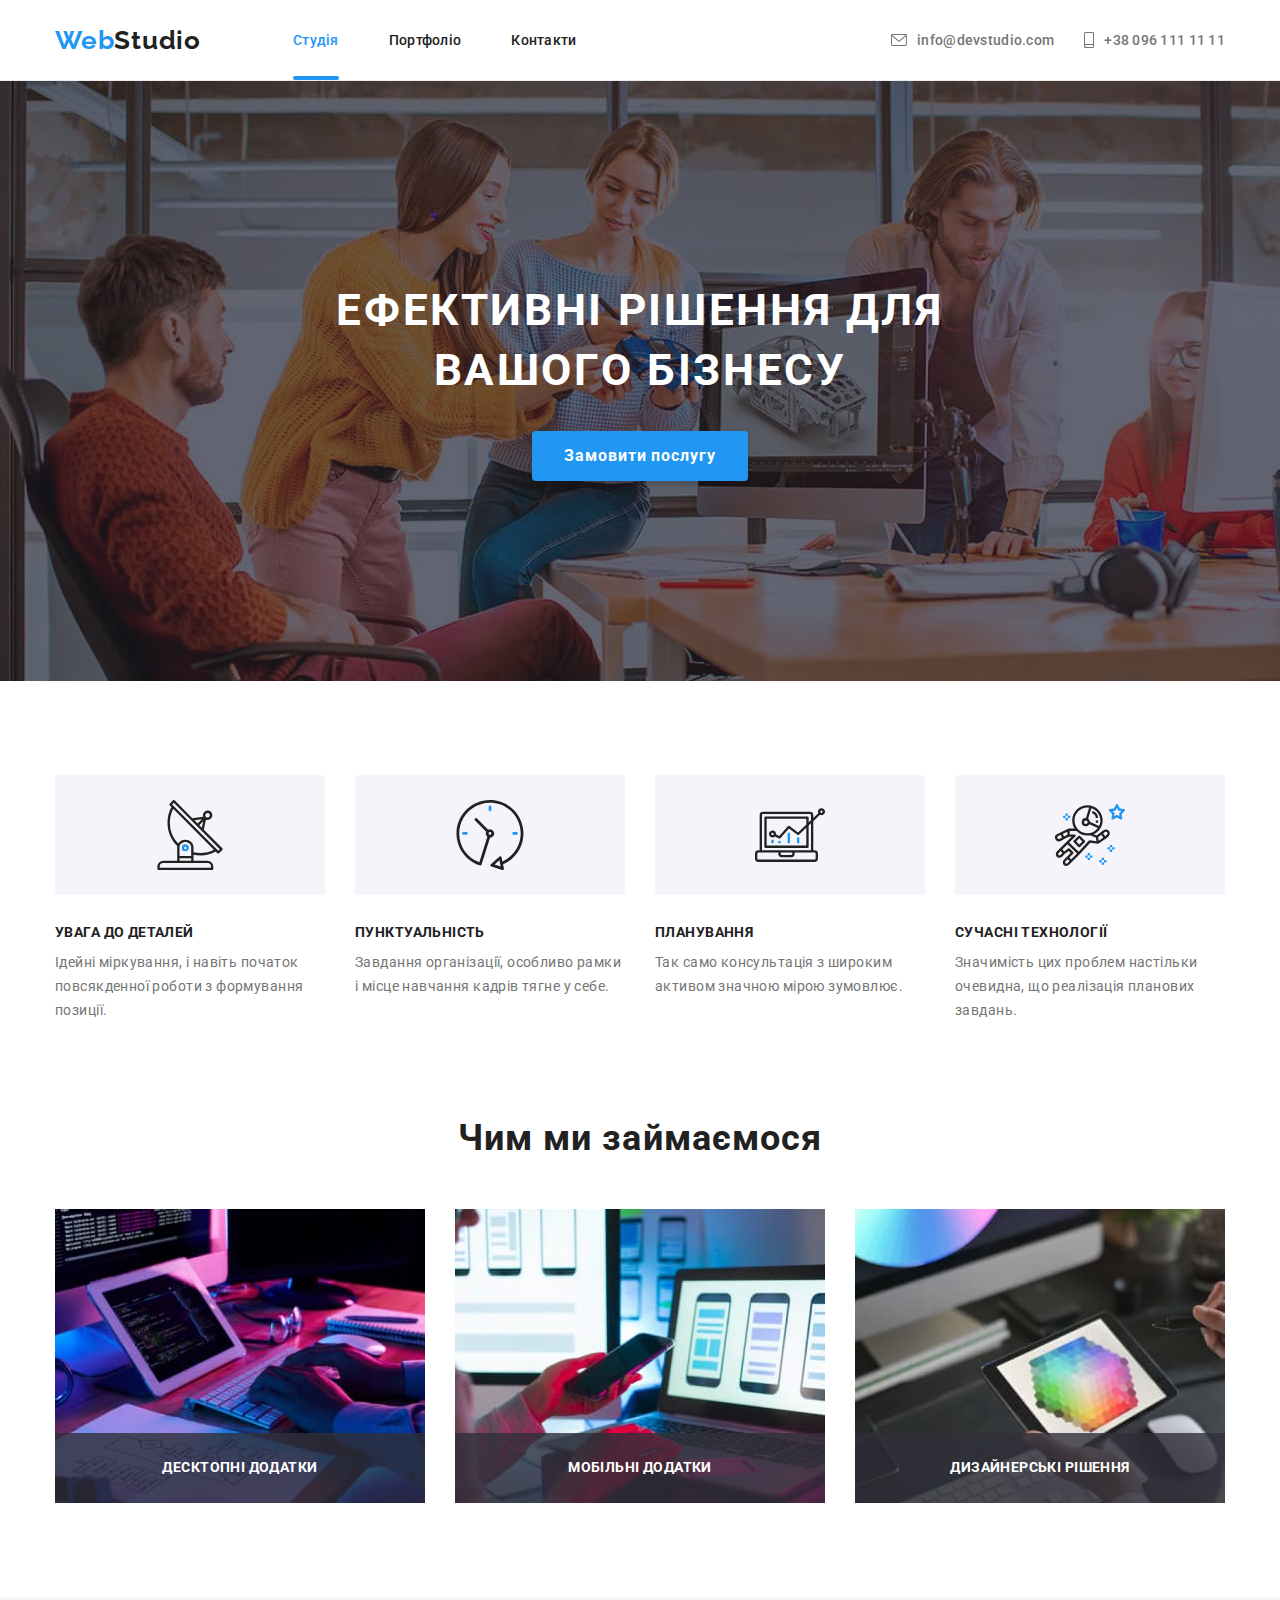
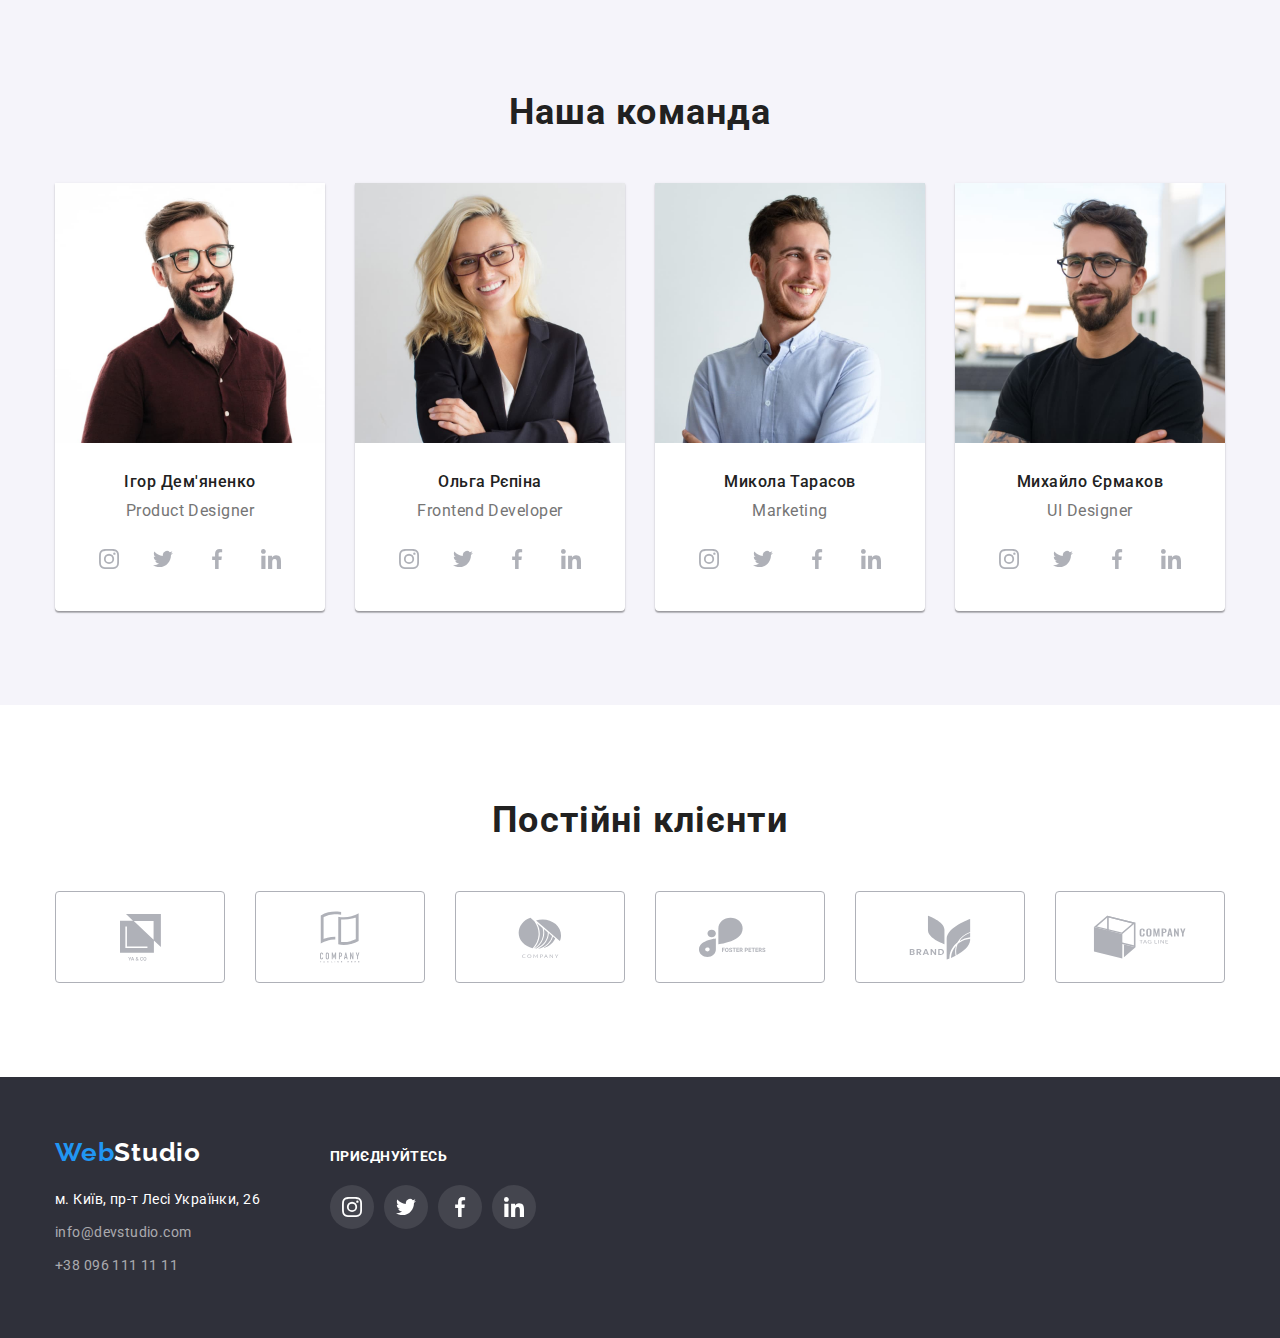
<file: index.html>
<!DOCTYPE html>
<html lang="uk">
  <head>
    <meta charset="UTF-8" />
    <meta http-equiv="X-UA-Compatible" content="IE=edge" />
    <meta name="viewport" content="width=device-width, initial-scale=1.0" />
    <title>Студія</title>
    <link rel="preconnect" href="https://fonts.googleapis.com" />
    <link rel="preconnect" href="https://fonts.gstatic.com" crossorigin />
    <link
      href="https://fonts.googleapis.com/css2?family=Raleway:wght@700&family=Roboto:wght@400;500;700;900&display=swap"
      rel="stylesheet"
    />
    <link
      rel="stylesheet"
      href="https://cdnjs.cloudflare.com/ajax/libs/modern-normalize/1.1.0/modern-normalize.min.css"
    />
    <link rel="stylesheet" href="./css/styles.css" />
  </head>

  <body>
    <!-- Site navigation -->
    <header class="header">
      <div class="container header-container">
        <nav class="main-nav">
          <a href="./index.html" class="logo">Web<span>Studio</span></a>
          <ul class="site-nav">
            <li class="item"><a class="link current" href="./index.html">Студія</a></li>
            <li class="item"><a class="link" href="./portfolio.html">Портфоліо</a></li>
            <li class="item"><a class="link" href="#">Контакти</a></li>
          </ul>
        </nav>
        <!-- Authorization -->
        <ul class="auth-nav">
          <li class="item">
            <a class="link" href="mailto:info@devstudio.com">
              <svg class="icon-envelope">
                <use href="./images/icons.svg#icon-envelope"></use>
              </svg>
              info@devstudio.com</a
            >
          </li>
          <li class="item">
            <a class="link" href="tel:+380961111111">
              <svg class="icon-smartphone">
                <use href="./images/icons.svg#icon-smartphone"></use>
              </svg>
              +38 096 111 11 11</a
            >
          </li>
        </ul>
      </div>
    </header>
    <main>
      <section class="hero">
        <div class="container">
          <h1 class="hero-title">Ефективні рішення для вашого бізнесу</h1>
          <button data-modal-open type="button" class="button-studio">Замовити послугу</button>
        </div>
      </section>
      <section class="benefits section">
        <div class="container">
          <h2 hidden>Наші переваги</h2>
          <ul class="details">
            <li class="item">
              <div class="background-icon">
                <svg class="icon-antenna">
                  <use href="./images/icons.svg#icon-antenna"></use>
                </svg>
              </div>
              <h3 class="title">УВАГА ДО ДЕТАЛЕЙ</h3>
              <p class="paragraph">
                Ідейні міркування, і навіть початок повсякденної роботи з формування позиції.
              </p>
            </li>
            <li class="item">
              <div class="background-icon">
                <svg class="icon-clock">
                  <use href="./images/icons.svg#icon-clock"></use>
                </svg>
              </div>
              <h3 class="title">ПУНКТУАЛЬНІСТЬ</h3>
              <p class="paragraph">
                Завдання організації, особливо рамки і місце навчання кадрів тягне у себе.
              </p>
            </li>
            <li class="item">
              <div class="background-icon">
                <svg class="icon-diagram">
                  <use href="./images/icons.svg#icon-diagram"></use>
                </svg>
              </div>
              <h3 class="title">ПЛАНУВАННЯ</h3>
              <p class="paragraph">
                Так само консультація з широким активом значною мірою зумовлює.
              </p>
            </li>
            <li class="item">
              <div class="background-icon">
                <svg class="icon-astronaut">
                  <use href="./images/icons.svg#icon-astronaut"></use>
                </svg>
              </div>
              <h3 class="title">СУЧАСНІ ТЕХНОЛОГІЇ</h3>
              <p class="paragraph">
                Значимість цих проблем настільки очевидна, що реалізація планових завдань.
              </p>
            </li>
          </ul>
        </div>
      </section>
      <section class="working section no-padding">
        <div class="container">
          <h2 class="crew">Чим ми займаємося</h2>
          <ul class="images">
            <li class="images-item">
              <img src="images/box1.jpg" alt="руки на ноутбуці" width="370" />
              <div class="image-description">
                <p class="desktop">Десктопні додатки</p>
              </div>
            </li>

            <li class="images-item">
              <img src="images/box2.jpg" alt="смартфон на ноутбук" width="370" />
              <div class="image-description">
                <p class="desktop">Мобільні додатки</p>
              </div>
            </li>
            <li class="images-item">
              <img src="images/box3.jpg" alt="руки та планшет" width="370" />
              <div class="image-description">
                <p class="desktop">Дизайнерські рішення</p>
              </div>
            </li>
          </ul>
        </div>
      </section>
      <section class="team section">
        <div class="container">
          <h2 class="crew">Наша команда</h2>
          <ul class="command">
            <li class="person">
              <img src="images/img4.jpg" alt="Ігор Дем'яненко" width="270" />
              <div class="person-padding">
                <h3 class="name">Ігор Дем'яненко</h3>
                <p class="rank">Product Designer</p>
                <ul class="social-links">
                  <li class="social-item">
                    <a class="social-link" href="">
                      <svg class="social-icon">
                        <use href="./images/icons.svg#icon-instagram"></use>
                      </svg>
                    </a>
                  </li>
                  <li class="social-item">
                    <a class="social-link" href="">
                      <svg class="social-icon">
                        <use href="./images/icons.svg#icon-twitter"></use>
                      </svg>
                    </a>
                  </li>
                  <li class="social-item">
                    <a class="social-link" href="">
                      <svg class="social-icon">
                        <use href="./images/icons.svg#icon-facebook"></use>
                      </svg>
                    </a>
                  </li>
                  <li class="social-item">
                    <a class="social-link" href="">
                      <svg class="social-icon">
                        <use href="./images/icons.svg#icon-linkedin"></use>
                      </svg>
                    </a>
                  </li>
                </ul>
              </div>
            </li>
            <li class="person">
              <img src="images/img1.jpg" alt="Ольга Рєпіна" width="270" />
              <div class="person-padding">
                <h3 class="name">Ольга Рєпіна</h3>
                <p class="rank">Frontend Developer</p>
                <ul class="social-links">
                  <li class="social-item">
                    <a class="social-link" href="">
                      <svg class="social-icon">
                        <use href="./images/icons.svg#icon-instagram"></use>
                      </svg>
                    </a>
                  </li>
                  <li class="social-item">
                    <a class="social-link" href="">
                      <svg class="social-icon">
                        <use href="./images/icons.svg#icon-twitter"></use>
                      </svg>
                    </a>
                  </li>
                  <li class="social-item">
                    <a class="social-link" href="">
                      <svg class="social-icon">
                        <use href="./images/icons.svg#icon-facebook"></use>
                      </svg>
                    </a>
                  </li>
                  <li class="social-item">
                    <a class="social-link" href="">
                      <svg class="social-icon">
                        <use href="./images/icons.svg#icon-linkedin"></use>
                      </svg>
                    </a>
                  </li>
                </ul>
              </div>
            </li>
            <li class="person">
              <img src="images/img2.jpg" alt="Микола Тарасов" width="270" />
              <div class="person-padding">
                <h3 class="name">Микола Тарасов</h3>
                <p class="rank">Marketing</p>
                <ul class="social-links">
                  <li class="social-item">
                    <a class="social-link" href="">
                      <svg class="social-icon">
                        <use href="./images/icons.svg#icon-instagram"></use>
                      </svg>
                    </a>
                  </li>
                  <li class="social-item">
                    <a class="social-link" href="">
                      <svg class="social-icon">
                        <use href="./images/icons.svg#icon-twitter"></use>
                      </svg>
                    </a>
                  </li>
                  <li class="social-item">
                    <a class="social-link" href="">
                      <svg class="social-icon">
                        <use href="./images/icons.svg#icon-facebook"></use>
                      </svg>
                    </a>
                  </li>
                  <li class="social-item">
                    <a class="social-link" href="">
                      <svg class="social-icon">
                        <use href="./images/icons.svg#icon-linkedin"></use>
                      </svg>
                    </a>
                  </li>
                </ul>
              </div>
            </li>
            <li class="person">
              <img src="images/img3.jpg" alt="Михайло Єрмаков" width="270" />
              <div class="person-padding">
                <h3 class="name">Михайло Єрмаков</h3>
                <p class="rank">UI Designer</p>
                <ul class="social-links">
                  <li class="social-item">
                    <a class="social-link" href="">
                      <svg class="social-icon">
                        <use href="./images/icons.svg#icon-instagram"></use>
                      </svg>
                    </a>
                  </li>
                  <li class="social-item">
                    <a class="social-link" href="">
                      <svg class="social-icon">
                        <use href="./images/icons.svg#icon-twitter"></use>
                      </svg>
                    </a>
                  </li>
                  <li class="social-item">
                    <a class="social-link" href="">
                      <svg class="social-icon">
                        <use href="./images/icons.svg#icon-facebook"></use>
                      </svg>
                    </a>
                  </li>
                  <li class="social-item">
                    <a class="social-link" href="">
                      <svg class="social-icon">
                        <use href="./images/icons.svg#icon-linkedin"></use>
                      </svg>
                    </a>
                  </li>
                </ul>
              </div>
            </li>
          </ul>
        </div>
      </section>
      <section class="partners section">
        <div class="container">
          <h2 class="partners-title">Постійні клієнти</h2>
          <ul class="partners-list">
            <li>
              <a href="" class="company-link">
                <svg class="company-icon company-one">
                  <use href="./images/icons.svg#icon-group1"></use>
                </svg>
              </a>
            </li>
            <li>
              <a href="" class="company-link">
                <svg class="company-icon company-two">
                  <use href="./images/icons.svg#icon-group2"></use>
                </svg>
              </a>
            </li>
            <li>
              <a href="" class="company-link">
                <svg class="company-icon company-three">
                  <use href="./images/icons.svg#icon-group3"></use>
                </svg>
              </a>
            </li>
            <li>
              <a href="" class="company-link">
                <svg class="company-icon company-four">
                  <use href="./images/icons.svg#icon-group4"></use>
                </svg>
              </a>
            </li>
            <li>
              <a href="" class="company-link">
                <svg class="company-icon company-five">
                  <use href="./images/icons.svg#icon-group5"></use>
                </svg>
              </a>
            </li>
            <li>
              <a href="" class="company-link">
                <svg class="company-icon company-six">
                  <use href="./images/icons.svg#icon-group6"></use>
                </svg>
              </a>
            </li>
          </ul>
        </div>
      </section>
      <!-- MODAL -->
      <div class="backdrop is-hidden" data-modal>
        <div class="modal">
          <button data-modal-close class="close">
            <svg class="icon-close">
              <use href="./images/icons.svg#icon-close"></use>
            </svg>
          </button>
        </div>
      </div>
    </main>
    <!--  Footer  -->
    <footer class="footer">
      <div class="container wrapper">
        <div class="address-frapper">
          <a class="logo-two" href="./index.html">Web<span>Studio</span></a>
          <address class="footer-address">
            <ul class="contacts">
              <!-- Adress -->
              <li class="adress-item">
                <a
                  class="city"
                  href="https://goo.gl/maps/CPtrU1FHBa2aNyZL9"
                  target="_blank"
                  rel="noopener noreferrer nofollow"
                  >м. Київ, пр-т Лесі Українки, 26</a
                >
              </li>
              <!-- Mail -->
              <li class="adress-item">
                <a class="mail" href="mailto:info@devstudio.com">info@devstudio.com</a>
              </li>
              <li class="adress-item">
                <a class="phone" href="tel:+380961111111">+38 096 111 11 11</a>
              </li>
            </ul>
          </address>
        </div>

        <div class="join">
          <h2 class="join-title">Приєднуйтесь</h2>
          <ul class="footer-social-links">
            <li class="social-item">
              <a class="social-link-footer" href="">
                <svg class="social-icon-footer">
                  <use href="./images/icons.svg#icon-instagram"></use>
                </svg>
              </a>
            </li>
            <li class="social-item">
              <a class="social-link-footer" href="">
                <svg class="social-icon-footer">
                  <use href="./images/icons.svg#icon-twitter"></use>
                </svg>
              </a>
            </li>
            <li class="social-item">
              <a class="social-link-footer" href="">
                <svg class="social-icon-footer">
                  <use href="./images/icons.svg#icon-facebook"></use>
                </svg>
              </a>
            </li>
            <li class="social-item">
              <a class="social-link-footer" href="">
                <svg class="social-icon-footer">
                  <use href="./images/icons.svg#icon-linkedin"></use>
                </svg>
              </a>
            </li>
          </ul>
        </div>
        <!-- <form name="signup_form" autocomplete="on" novalidate>
          <label class="subscribe">
            Підпишіться на розсилку
            <input type="email" name="E-mail" placeholder="E-mail" class="window-mail" />
          </label>
          <button type="submit">
            Підписатися
            <svg class="icon-fly">
              <use href="./images/icons.svg#icon-fly"></use>
            </svg>
          </button>
        </form> -->
      </div>
    </footer>
    <script src="./js/modal.js"></script>
  </body>
</html>
</file>
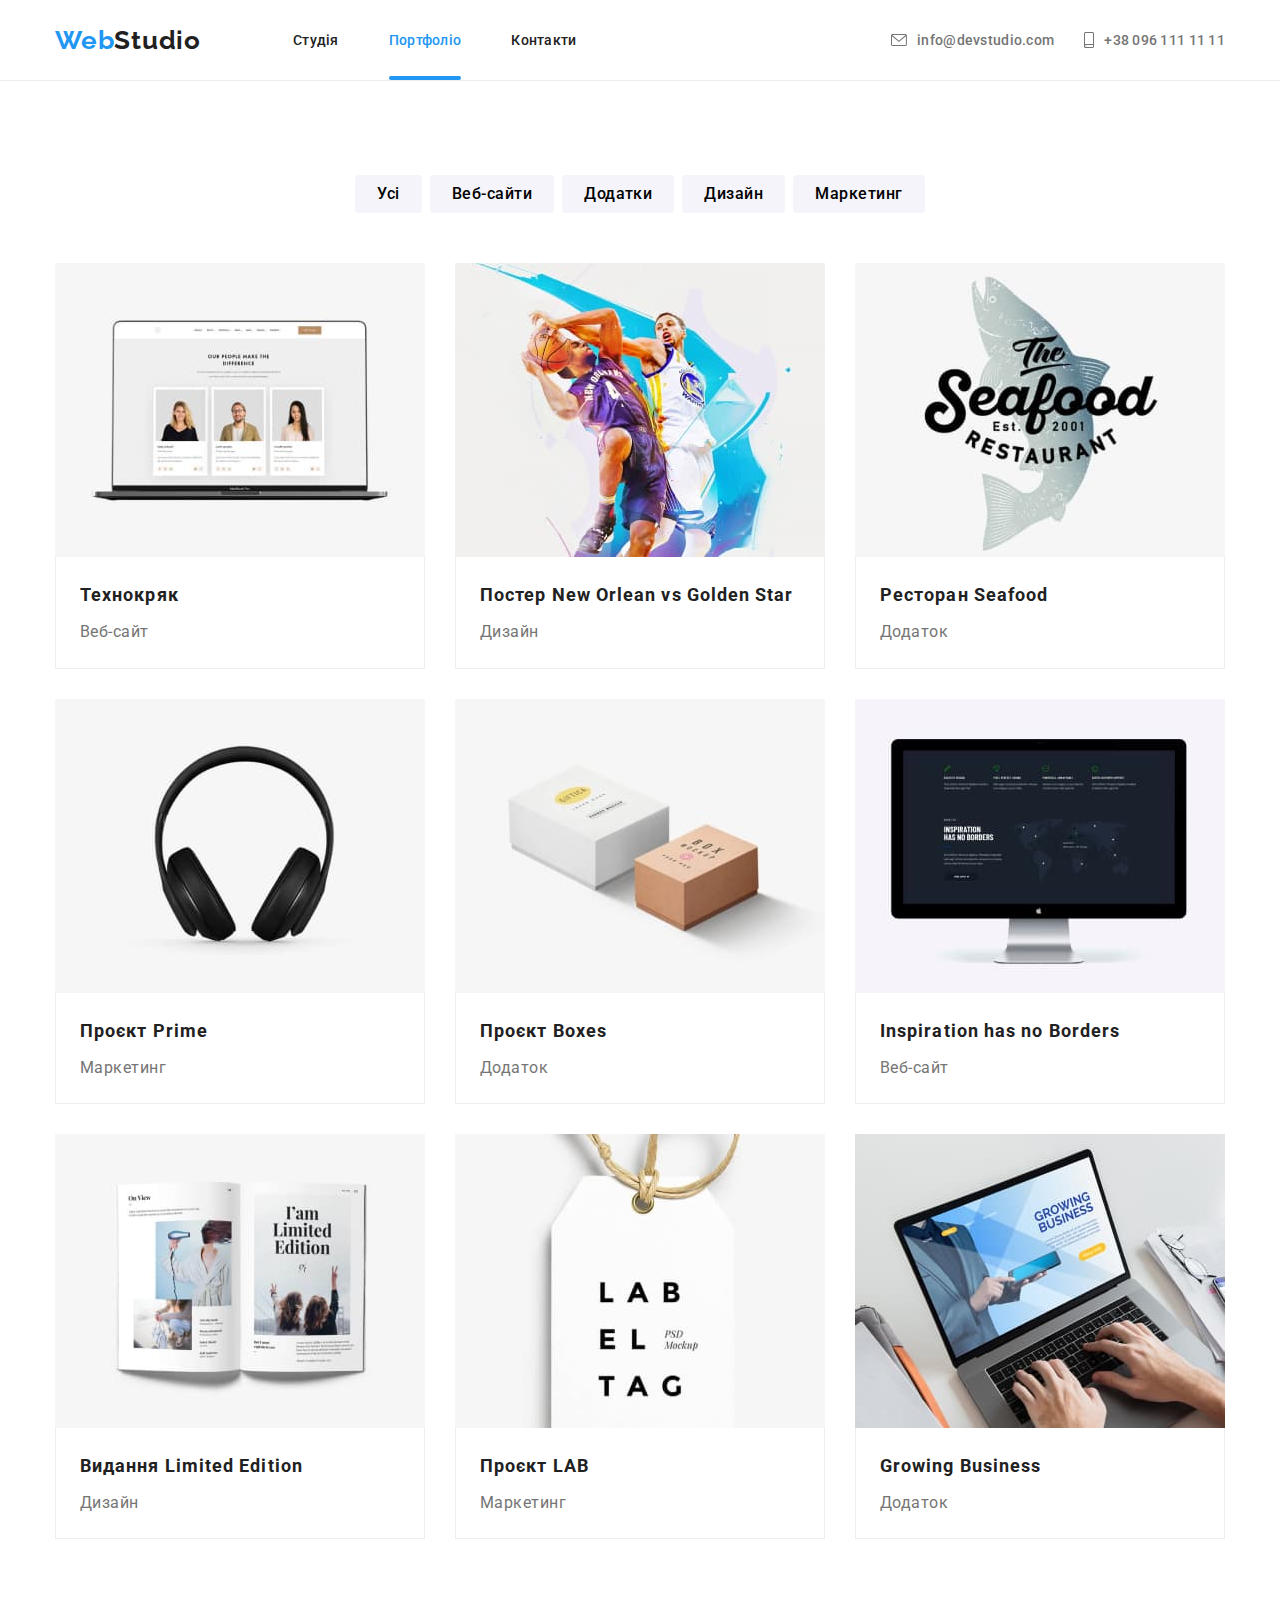
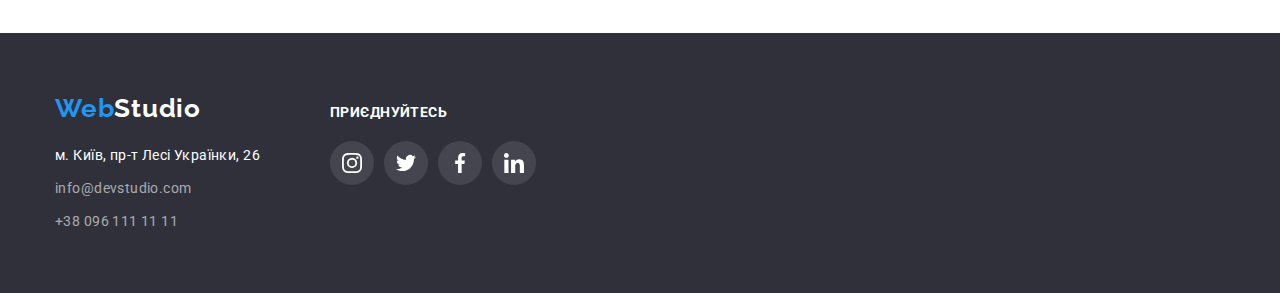
<file: portfolio.html>
<!DOCTYPE html>
<html lang="uk">
  <head>
    <meta charset="UTF-8" />
    <meta http-equiv="X-UA-Compatible" content="IE=edge" />
    <meta name="viewport" content="width=device-width, initial-scale=1.0" />
    <title>Портфоліо</title>
    <link rel="preconnect" href="https://fonts.googleapis.com" />
    <link rel="preconnect" href="https://fonts.gstatic.com" crossorigin />
    <link
      href="https://fonts.googleapis.com/css2?family=Raleway:wght@700&family=Roboto:wght@400;500;700;900&display=swap"
      rel="stylesheet"
    />
    <link
      rel="stylesheet"
      href="https://cdnjs.cloudflare.com/ajax/libs/modern-normalize/1.1.0/modern-normalize.min.css"
    />
    <link rel="stylesheet" href="./css/styles.css" />
  </head>
  <body>
    <!-- Site navigation -->
    <header class="header">
      <div class="container header-container">
        <nav class="main-nav">
          <a href="./index.html" class="logo">Web<span>Studio</span></a>
          <ul class="site-nav">
            <li class="item"><a class="link" href="./index.html">Студія</a></li>
            <li class="item"><a class="link current" href="./portfolio.html">Портфоліо</a></li>
            <li class="item"><a class="link" href="#">Контакти</a></li>
          </ul>
        </nav>
        <!-- Authorization -->
        <ul class="auth-nav">
          <li class="item">
            <a class="link" href="mailto:info@devstudio.com">
              <svg class="icon-envelope">
                <use href="./images/icons.svg#icon-envelope"></use>
              </svg>
              info@devstudio.com</a
            >
          </li>
          <li class="item">
            <a class="link" href="tel:+380961111111">
              <svg class="icon-smartphone">
                <use href="./images/icons.svg#icon-smartphone"></use>
              </svg>
              +38 096 111 11 11</a
            >
          </li>
        </ul>
      </div>
    </header>
    <!-- Filter -->
    <main>
      <section class="section">
        <div class="container">
          <h1 hidden>Перелік матеріалів</h1>
          <ul class="button">
            <li><button type="button" class="headline">Усі</button></li>
            <li><button type="button" class="headline">Веб-сайти</button></li>
            <li><button type="button" class="headline">Додатки</button></li>
            <li><button type="button" class="headline">Дизайн</button></li>
            <li><button type="button" class="headline">Маркетинг</button></li>
          </ul>

          <!-- Section -->
          <ul class="section-title">
            <li class="section-list">
              <a href="" class="portfolio-link">
                <div class="section-opacity">
                  <img src="./images/img-portfolio1.jpg" alt="ноутбук із зображенням" />
                  <p class="opacity">
                    Ресурс пропонує комплексні пропозиції з різним рівнем функціоналу та сервісів.
                    Все це дозволить відвідувачу отримати вичерпні відомості про компанію чи
                    приватну особу.
                  </p>
                </div>
                <div class="description">
                  <h2 class="caption">Технокряк</h2>
                  <p class="article">Веб-сайт</p>
                </div>
              </a>
            </li>
            <li class="section-list">
              <a href="" class="portfolio-link">
                <div class="section-opacity">
                  <img src="./images/img-portfolio2.jpg" alt="гравці в баскетбол" />
                  <p class="opacity">
                    Ресурс пропонує комплексні пропозиції з різним рівнем функціоналу та сервісів.
                    Все це дозволить відвідувачу отримати вичерпні відомості про компанію чи
                    приватну особу.
                  </p>
                </div>
                <div class="description">
                  <h2 class="caption">Постер New Orlean vs Golden Star</h2>
                  <p class="article">Дизайн</p>
                </div>
              </a>
            </li>
            <li class="section-list">
              <a href="" class="portfolio-link">
                <div class="section-opacity">
                  <img src="./images/img-portfolio3.jpg" alt="риба з написом" width="370" />
                  <p class="opacity">
                    Ресурс пропонує комплексні пропозиції з різним рівнем функціоналу та сервісів.
                    Все це дозволить відвідувачу отримати вичерпні відомості про компанію чи
                    приватну особу.
                  </p>
                </div>
                <div class="description">
                  <h2 class="caption">Ресторан Seafood</h2>
                  <p class="article">Додаток</p>
                </div>
              </a>
            </li>
            <li class="section-list">
              <a href="" class="portfolio-link">
                <div class="section-opacity">
                  <img src="./images/img-portfolio4.jpg" alt="навушники" width="370" />
                  <p class="opacity">
                    Ресурс пропонує комплексні пропозиції з різним рівнем функціоналу та сервісів.
                    Все це дозволить відвідувачу отримати вичерпні відомості про компанію чи
                    приватну особу.
                  </p>
                </div>
                <div class="description">
                  <h2 class="caption">Проєкт Prime</h2>
                  <p class="article">Маркетинг</p>
                </div>
              </a>
            </li>
            <li class="section-list">
              <a href="" class="portfolio-link">
                <div class="section-opacity">
                  <img src="./images/img-portfolio5.jpg" alt="коробки" width="370" />
                  <p class="opacity">
                    Ресурс пропонує комплексні пропозиції з різним рівнем функціоналу та сервісів.
                    Все це дозволить відвідувачу отримати вичерпні відомості про компанію чи
                    приватну особу.
                  </p>
                </div>
                <div class="description">
                  <h2 class="caption">Проєкт Boxes</h2>
                  <p class="article">Додаток</p>
                </div>
              </a>
            </li>
            <li class="section-list">
              <a href="" class="portfolio-link">
                <div class="section-opacity">
                  <img src="./images/img-portfolio6.jpg" alt="монітор" width="370" />
                  <p class="opacity">
                    Ресурс пропонує комплексні пропозиції з різним рівнем функціоналу та сервісів.
                    Все це дозволить відвідувачу отримати вичерпні відомості про компанію чи
                    приватну особу.
                  </p>
                </div>
                <div class="description">
                  <h2 class="caption">Inspiration has no Borders</h2>
                  <p class="article">Веб-сайт</p>
                </div>
              </a>
            </li>
            <li class="section-list">
              <a href="" class="portfolio-link">
                <div class="section-opacity">
                  <img src="./images/img-portfolio7.jpg" alt="відкрита книга" width="370" />
                  <p class="opacity">
                    Ресурс пропонує комплексні пропозиції з різним рівнем функціоналу та сервісів.
                    Все це дозволить відвідувачу отримати вичерпні відомості про компанію чи
                    приватну особу.
                  </p>
                </div>
                <div class="description">
                  <h2 class="caption">Видання Limited Edition</h2>
                  <p class="article">Дизайн</p>
                </div>
              </a>
            </li>
            <li class="section-list">
              <a href="" class="portfolio-link">
                <div class="section-opacity">
                  <img src="./images/img-portfolio8.jpg" alt="бейджик" width="370" />
                  <p class="opacity">
                    Ресурс пропонує комплексні пропозиції з різним рівнем функціоналу та сервісів.
                    Все це дозволить відвідувачу отримати вичерпні відомості про компанію чи
                    приватну особу.
                  </p>
                </div>
                <div class="description">
                  <h2 class="caption">Проєкт LAB</h2>
                  <p class="article">Маркетинг</p>
                </div>
              </a>
            </li>
            <li class="section-list">
              <a href="" class="portfolio-link">
                <div class="section-opacity">
                  <img src="./images/img-portfolio9.jpg" alt="руки на ноутбуці" width="370" />
                  <p class="opacity">
                    Ресурс пропонує комплексні пропозиції з різним рівнем функціоналу та сервісів.
                    Все це дозволить відвідувачу отримати вичерпні відомості про компанію чи
                    приватну особу.
                  </p>
                </div>
                <div class="description">
                  <h2 class="caption">Growing Business</h2>
                  <p class="article">Додаток</p>
                </div>
              </a>
            </li>
          </ul>
        </div>
      </section>
    </main>

    <!--  Footer  -->

    <footer class="footer">
      <div class="container wrapper">
        <div class="address-frapper">
          <a class="logo-two" href="./index.html">Web<span>Studio</span></a>
          <address class="footer-address">
            <ul class="contacts">
              <!-- Adress -->
              <li class="adress-item">
                <a
                  class="city"
                  href="https://goo.gl/maps/CPtrU1FHBa2aNyZL9"
                  target="_blank"
                  rel="noopener noreferrer nofollow"
                  >м. Київ, пр-т Лесі Українки, 26</a
                >
              </li>
              <!-- Mail -->
              <li class="adress-item">
                <a class="mail" href="mailto:info@devstudio.com">info@devstudio.com</a>
              </li>
              <li class="adress-item">
                <a class="phone" href="tel:+380961111111">+38 096 111 11 11</a>
              </li>
            </ul>
          </address>
        </div>

        <div class="join">
          <h2 class="join-title">Приєднуйтесь</h2>
          <ul class="footer-social-links">
            <li class="social-item">
              <a class="social-link-footer" href="">
                <svg class="social-icon-footer">
                  <use href="./images/icons.svg#icon-instagram"></use>
                </svg>
              </a>
            </li>
            <li class="social-item">
              <a class="social-link-footer" href="">
                <svg class="social-icon-footer">
                  <use href="./images/icons.svg#icon-twitter"></use>
                </svg>
              </a>
            </li>
            <li class="social-item">
              <a class="social-link-footer" href="">
                <svg class="social-icon-footer">
                  <use href="./images/icons.svg#icon-facebook"></use>
                </svg>
              </a>
            </li>
            <li class="social-item">
              <a class="social-link-footer" href="">
                <svg class="social-icon-footer">
                  <use href="./images/icons.svg#icon-linkedin"></use>
                </svg>
              </a>
            </li>
          </ul>
        </div>
      </div>
    </footer>
  </body>
</html>
</file>
<file: css/styles.css>
:root {
  --primary-text-color: #212121;
  --title-text-color: #757575;
  --accent-color: #2196f3;
  --primary-white-color: #ffffff;
}

body {
  font-family: Roboto, Raleway, sans-serif;
  color: var(--primary-text-color);
  background-color: var(--primary-white-color);
}
.container {
  width: 1200px;
  padding-left: 15px;
  padding-right: 15px;
  margin-left: auto;
  margin-right: auto;
}

h1,
h2,
h3,
p,
ul {
  margin: 0;
  padding: 0;
}

li {
  list-style: none;
}

a {
  text-decoration: none;
  color: currentColor;
}

.main-nav {
  display: flex;
  align-items: center;
}
.header {
  border-bottom: 1px solid #ececec;
}
.header-container {
  display: flex;
  align-items: center;
}
/* LOGO */

.logo {
  color: #2196f3;
  font-family: Raleway, sans-serif;
  font-weight: 700;
  font-size: 26px;
  line-height: 1.19;
  letter-spacing: 0.03em;
}

.logo span {
  color: #212121;
}

/* Site navigation */
.site-nav {
  display: flex;
  margin-left: 92px;
}

.site-nav .item:not(:last-child) {
  margin-right: 50px;
}

.site-nav .link {
  display: block;
  font-weight: 500;
  font-size: 14px;
  line-height: 1.17;
  letter-spacing: 0.02em;
  padding: 32px 0;
  transition: 250ms color cubic-bezier(0.4, 0, 0.2, 1);
}

.site-nav .link:hover,
.site-nav .link:focus {
  color: var(--accent-color);
}

/* Authorization */
.auth-nav .link {
  color: var(--title-text-color);
  font-weight: 500;
  font-size: 14px;
  line-height: 1.17;
  letter-spacing: 0.02em;
  transition: 250ms color cubic-bezier(0.4, 0, 0.2, 1);
}

.auth-nav .link:hover,
.auth-nav .link:focus {
  color: var(--accent-color);
}

.auth-nav {
  display: flex;
  gap: 30px;
  margin-left: auto;
  align-items: center;
}

.icon-envelope {
  width: 16px;
  height: 12px;
  margin-right: 10px;
  fill: currentColor;
  transition: 250ms fill cubic-bezier(0.4, 0, 0.2, 1);
}

.icon-envelope:hover,
.icon-envelope:focus {
  fill: var(--accent-color);
}
.icon-smartphone {
  width: 10px;
  height: 16px;
  margin-right: 10px;
  fill: currentColor;

  transition: 250ms fill cubic-bezier(0.4, 0, 0.2, 1);
}

.icon-smartphone:hover,
.icon-smartphone:focus {
  fill: var(--accent-color);
}

/* -------------------Студія------------------------------- */

.site-nav .current {
  color: var(--accent-color);
}

.site-nav .link {
  position: relative;
}

.site-nav .link::after {
  content: '';
  display: block;
  width: 100%;
  height: 4px;
  background-color: var(--accent-color);
  border-radius: 2px;
  position: absolute;
  left: 0;
  bottom: 0;
  transform: scaleX(0);
  transition: 250ms transform cubic-bezier(0.4, 0, 0.2, 1);
}
.site-nav .link.current::after {
  transform: scaleX(1);
}
.site-nav .link:hover::after {
  transform: scaleX(1);
}

.hero-title {
  font-size: 44px;
  line-height: 1.36;
  text-transform: uppercase;
  color: var(--primary-white-color);
  margin-left: auto;
  margin-right: auto;
  letter-spacing: 0.06em;
  width: 696px;
}

.hero {
  text-align: center;
  background-color: #2f303a;
  background-image: linear-gradient(to right, rgba(47, 48, 58, 0.4), rgba(47, 48, 58, 0.4)),
    url('../images/hero.jpg');
  padding: 200px 0;
  max-width: 1600px;
  height: 600px;
  margin-left: auto;
  margin-right: auto;
}

.button-studio {
  background-color: var(--accent-color);
  color: var(--primary-white-color);
  cursor: pointer;
  font-family: inherit;
  font-weight: 700;
  font-size: 16px;
  line-height: 1.88;
  letter-spacing: 0.06em;
  border-radius: 4px;
  border: none;
  padding: 10px 32px;
  margin-top: 30px;
  box-shadow: 0px 4px 4px rgba(0, 0, 0, 0.15);
}

.benefits .title {
  font-size: 14px;
  line-height: 1.14;
  text-transform: uppercase;
  letter-spacing: 0.03em;
}
.benefits .paragraph {
  font-size: 14px;
  line-height: 1.71;
  color: var(--title-text-color);
  margin-top: 10px;
  letter-spacing: 0.03em;
}
.benefits .details {
  display: flex;
}

.benefits .item + .item {
  margin-left: 30px;
}
.benefits .item {
  width: 270px;
}

.icon-antenna,
.icon-clock,
.icon-diagram,
.icon-astronaut {
  width: 70px;
  height: 70px;
}

.background-icon {
  width: 270px;
  height: 120px;
  background-color: #f5f4fa;
  border-radius: 4px;
  margin-bottom: 30px;
  display: flex;
  justify-content: center;
  align-items: center;
}

.auth-nav .link {
  display: flex;
  align-items: center;
}

.images {
  display: flex;
  margin-top: 50px;
  gap: 30px;
}
.working .desktop {
  display: flex;
  align-items: center;
  justify-content: center;
  width: 370px;
  height: 70px;
  font-size: 14px;
  font-weight: 700;
  line-height: 1.14;
  letter-spacing: 0.03em;
  text-transform: uppercase;
  color: var(--primary-white-color);
  background-color: rgba(47, 48, 58, 0.8);
}
.image-description {
  position: absolute;
  bottom: 0;
}
.images-item {
  position: relative;
}

/* ---------------------* COMMAND */

.command {
  display: flex;
  gap: 30px;
}
.command .person {
  text-align: center;
  background-color: var(--primary-white-color);
  box-shadow: 0px 1px 3px rgba(0, 0, 0, 0.12), 0px 1px 1px rgba(0, 0, 0, 0.14),
    0px 2px 1px rgba(0, 0, 0, 0.2);
  border-radius: 0px 0px 4px 4px;
}

.person-padding {
  padding: 30px 10px;
}

.social-links {
  display: flex;
  justify-content: center;
  gap: 10px;
}

.working .crew,
.team .crew {
  font-size: 36px;
  line-height: 1.17;
  text-align: center;
  letter-spacing: 0.03em;
}
.team .name {
  font-weight: 500;
  font-size: 16px;
  line-height: 1.18;
  letter-spacing: 0.03em;
}
.team .rank {
  color: var(--title-text-color);
  line-height: 1.18;
  margin-top: 10px;
  margin-bottom: 16px;
  letter-spacing: 0.03em;
}

.team .crew {
  margin-bottom: 50px;
}

.team {
  background-color: #f5f4fa;
}

/* SOCIAL LINKS*/

.social-icon {
  width: 20px;
  height: 20px;
  fill: #afb1b8;
  transition: 250ms fill cubic-bezier(0.4, 0, 0.2, 1);
}

.social-link:hover .social-icon,
.social-link:focus .social-icon {
  fill: #ffffff;
}

.social-link {
  display: flex;
  width: 44px;
  height: 44px;
  border-radius: 50%;
  align-items: center;
  justify-content: center;

  transition: 250ms background-color cubic-bezier(0.4, 0, 0.2, 1);
}

.social-link:hover,
.social-link:focus {
  background-color: var(--accent-color);
}

/* ------------------------------------------- */

.section {
  padding: 94px 0;
}
.no-padding {
  padding-top: 0;
}

.partners-title {
  font-size: 36px;
  line-height: 1.17;
  text-align: center;
  letter-spacing: 0.03em;
  color: var(--primary-text-color);
  margin-bottom: 50px;
}

/* ----------------------Portfolio-------------------- */

/* Filter */
.button {
  font-family: inherit;
  margin-bottom: 50px;
  display: flex;
  gap: 8px;
  justify-content: center;
}

.headline:hover,
.headline:focus {
  color: var(--primary-white-color);
  background-color: var(--accent-color);
  cursor: pointer;
  border-radius: 4px;
  border: none;
  box-shadow: 0px 3px 1px rgba(0, 0, 0, 0.1), 0px 1px 2px rgba(0, 0, 0, 0.08),
    0px 2px 2px rgba(0, 0, 0, 0.12);
}

.headline {
  font-size: 16px;
  font-weight: 500;
  line-height: 1.63;
  padding: 6px 22px;
  border: none;
  border-radius: 4px;
  letter-spacing: 0.03em;
  background-color: #f5f4fa;

  transition: 250ms background-color cubic-bezier(0.4, 0, 0.2, 1),
    250ms color cubic-bezier(0.4, 0, 0.2, 1), 250ms box-shadow cubic-bezier(0.4, 0, 0.2, 1);
}

/* Section */
.section-list .caption {
  color: var(--primary-text-color);
  font-size: 18px;
  line-height: 2;
  letter-spacing: 0.06em;
  margin-bottom: 4px;
}

.section-title {
  display: flex;
  flex-wrap: wrap;
  gap: 30px;
}

.section-list {
  width: 370px;
}

.portfolio-link {
  display: block;
  transition: 250ms box-shadow cubic-bezier(0.4, 0, 0.2, 1);
}

.portfolio-link:hover,
.portfolio-link:focus {
  box-shadow: 0px 1px 1px rgba(0, 0, 0, 0.12), 0px 4px 4px rgba(0, 0, 0, 0.06),
    1px 4px 6px rgba(0, 0, 0, 0.16);
}

.section-title .article {
  color: var(--title-text-color);
  font-size: 16px;
  line-height: 1.88;
  letter-spacing: 0.03em;
}

.description {
  padding: 20px 24px;
  border: 1px solid #eeeeee;
  border-top: none;
}

img {
  display: block;
}

.section-opacity {
  position: relative;
  overflow: hidden;
}
.section-title .opacity {
  display: block;
  background-color: rgba(33, 150, 243, 0.9);
  width: 100%;
  height: 100%;
  position: absolute;
  padding: 63px 24px;
  bottom: 0;
  left: 0;
  font-size: 18px;
  line-height: 1.56;
  letter-spacing: 0.03em;
  color: var(--primary-white-color);
  transform: translateY(101%);
  transition: 250ms transform cubic-bezier(0.4, 0, 0.2, 1);
}

.section-list:hover .opacity,
.section-list:focus .opacity {
  transform: translateY(0);
}

/* ---------------------COMPANY--------------------- */

.partners-list {
  display: flex;
  align-items: center;
  justify-content: center;
  gap: 30px;
}

.company-icon {
  fill: #afb1b8;
  transition: 250ms fill cubic-bezier(0.4, 0, 0.2, 1);
}

.company-one {
  width: 41px;
  height: 47px;
}

.company-two {
  width: 40px;
  height: 52px;
}
.company-three {
  width: 43.5px;
  height: 41.2px;
}
.company-four {
  width: 84.4px;
  height: 40.6px;
}
.company-five {
  width: 62.5px;
  height: 45.4px;
}
.company-six {
  width: 93.8px;
  height: 43.9px;
}

.company-link:hover,
.company-link:focus {
  border-color: var(--accent-color);
}

.company-link:hover .company-icon,
.company-link:focus .company-icon {
  fill: var(--accent-color);
}

.company-link {
  display: flex;
  width: 170px;
  height: 92px;
  border: 1px solid #afb1b8;
  border-radius: 4px;
  align-items: center;
  justify-content: center;
  transition: 250ms border-color cubic-bezier(0.4, 0, 0.2, 1);
}

/* ------------------------BACKDROP+MODAL------------------ */

.backdrop {
  position: fixed;
  top: 0;
  left: 0;
  width: 100%;
  height: 100%;
  background-color: rgba(0, 0, 0, 0.2);
  opacity: 1;
  transition: opacity 250ms cubic-bezier(0.4, 0, 0.2, 1);
}

.backdrop.is-hidden {
  opacity: 0;
  pointer-events: none;
}

.backdrop.is-hidden .modal {
  transform: translate(-50%, -50%) scale(0.5);
}

.modal {
  position: absolute;
  top: 50%;
  left: 50%;
  width: 528px;
  height: 581px;
  background: #fff;
  box-shadow: 0px 1px 3px rgba(0, 0, 0, 0.12), 0px 1px 1px rgba(0, 0, 0, 0.14),
    0px 2px 1px rgba(0, 0, 0, 0.2);
  border-radius: 4px;
  transform: translate(-50%, -50%) scale(1);
  transition: 250ms transform cubic-bezier(0.4, 0, 0.2, 1);
}

.close {
  width: 30px;
  height: 30px;
  position: absolute;
  top: 8px;
  right: 8px;
  background: #ffffff;
  border: 1px solid rgba(0, 0, 0, 0.1);
  border-radius: 50%;
  cursor: pointer;
}

.icon-close {
  fill: #000000;
  width: 11px;
  height: 11px;
}

/* --------------------------------Footer */

.footer {
  background-color: #2f303a;
  padding: 60px 0;
}

.logo-two {
  color: #2196f3;
  font-family: Raleway, sans-serif;
  font-weight: 700;
  font-size: 26px;
  line-height: 1.19;
  letter-spacing: 0.03em;
}

.logo-two span {
  color: #ffffff;
}

.adress-item:not(:last-child) {
  margin-bottom: 9px;
}

.footer-address {
  font-style: normal;
  margin-top: 20px;
}
.wrapper {
  display: flex;
  align-items: baseline;
}
.join {
  margin-left: 70px;
}

.join-title {
  font-size: 14px;
  line-height: 1.14;
  letter-spacing: 0.03em;
  text-transform: uppercase;
  color: var(--primary-white-color);
}

.city {
  color: var(--primary-white-color);
  font-size: 14px;
  line-height: 1.71;
  letter-spacing: 0.03em;
}

.mail,
.phone {
  color: rgba(255, 255, 255, 0.6);
  letter-spacing: 0.03em;
  font-size: 14px;
  line-height: 1.71;
  letter-spacing: 0.03em;
  transition: 250ms color cubic-bezier(0.4, 0, 0.2, 1);
}

.mail:hover,
.mail:focus {
  color: var(--accent-color);
}

.phone:hover,
.phone:focus {
  color: var(--accent-color);
}

.footer-social-links {
  display: flex;
  gap: 10px;
  margin-top: 20px;
  justify-content: space-between;
}

.social-link-footer {
  display: block;
  width: 44px;
  height: 44px;
  border: none;
  border-radius: 50%;
  background-color: rgba(255, 255, 255, 0.1);
  transition: 250ms background-color cubic-bezier(0.4, 0, 0.2, 1);
}
.social-link-footer:hover,
.social-link-footer:focus {
  background-color: var(--accent-color);
}
.social-icon-footer {
  fill: #ffffff;
  width: 20px;
  height: 20px;
  margin: 12px;
}

.icon-fly {
  width: 24px;
  height: 24px;
}

.subscribe {
  font-weight: 700;
  font-size: 14px;
  line-height: 1.14;
  letter-spacing: 0.03em;
  text-transform: uppercase;
  color: var(--primary-white-color);
}

.window-mail {
  font-weight: 400;
  font-size: 16px;
  line-height: 1.25;
  letter-spacing: 0.03em;

  color: rgba(255, 255, 255, 0.6);
}
</file>
